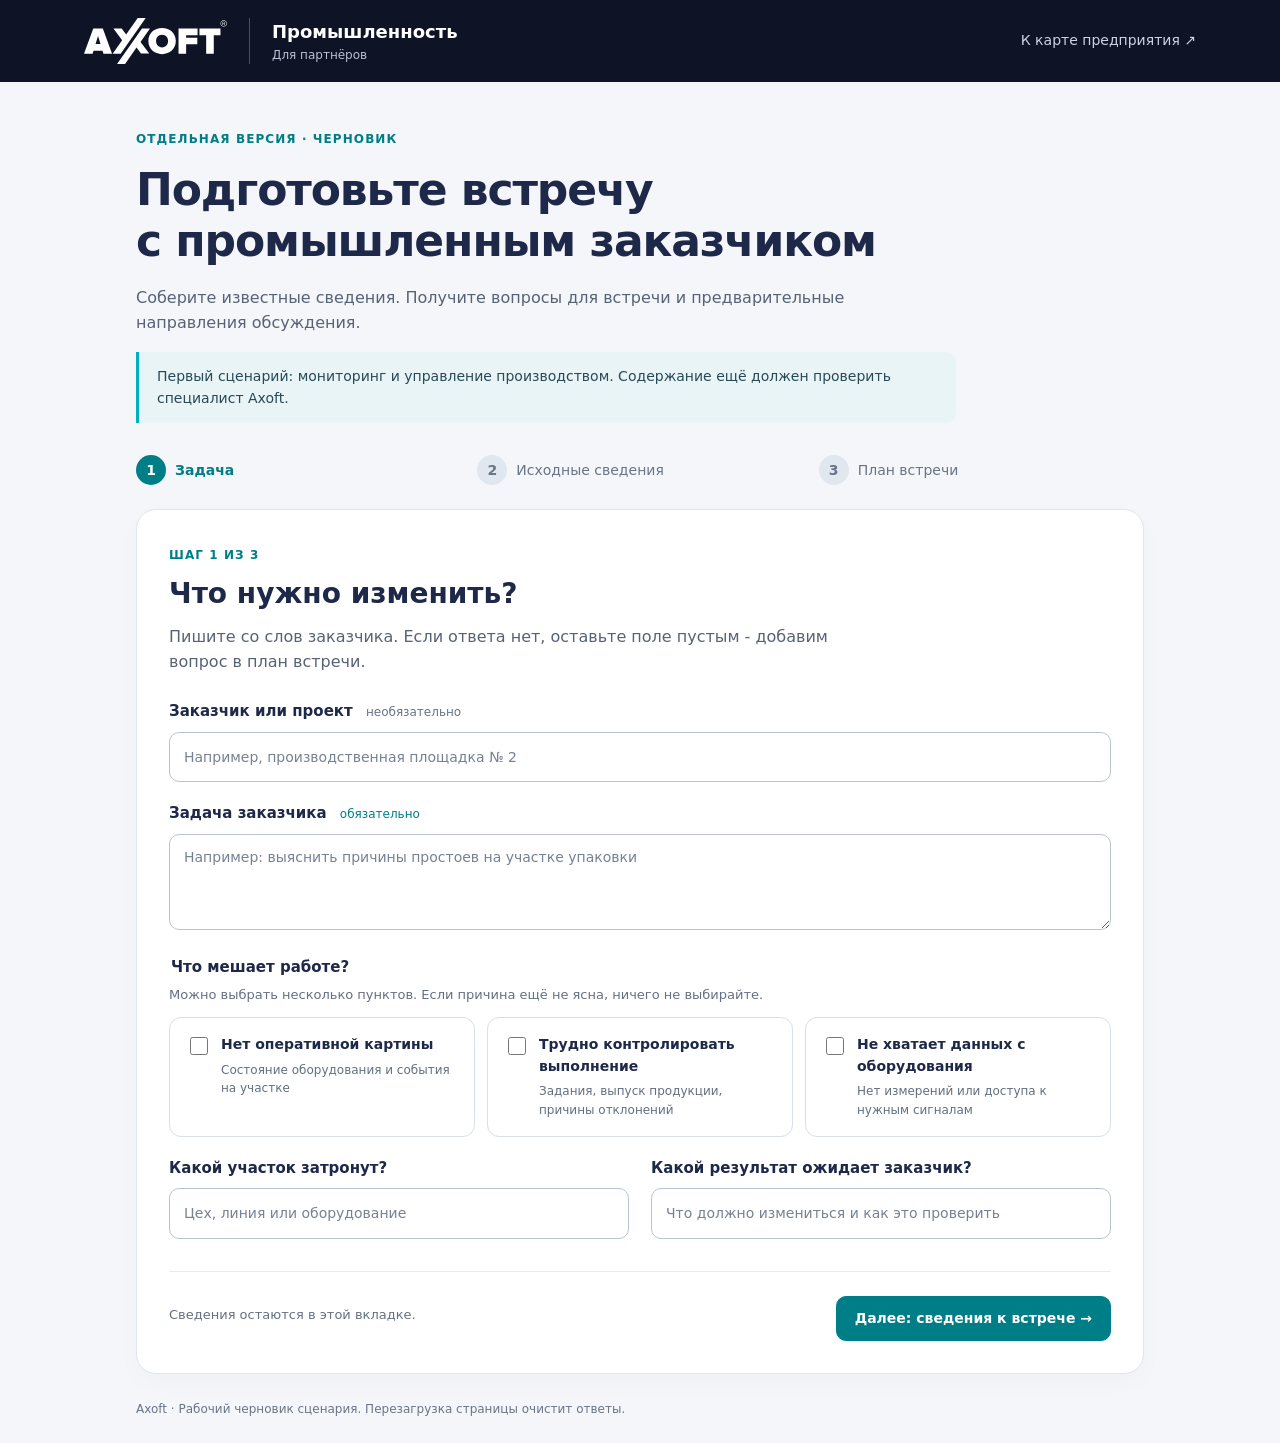
<file: meeting.html>
<!doctype html>
<html lang="ru"><head><meta charset="utf-8"><meta name="viewport" content="width=device-width,initial-scale=1"><title>Подготовка к встрече - Axoft</title><link rel="icon" href="favicon.svg"><link rel="stylesheet" href="meeting.css?v=2"><script src="meeting-model.js?v=2" defer></script><script src="meeting.js?v=2" defer></script></head>
<body><header><div class="header-inner"><a class="brand" href="index.html"><img src="assets/logo/logo-axoft-white.svg" alt="Axoft"><span>Промышленность<small>Для партнёров</small></span></a><a class="back-link" href="index.html">К карте предприятия ↗</a></div></header>
<main><div class="intro"><span class="eyebrow">ОТДЕЛЬНАЯ ВЕРСИЯ · ЧЕРНОВИК</span><h1>Подготовьте встречу<br>с промышленным заказчиком</h1><p>Соберите известные сведения. Получите вопросы для встречи и предварительные направления обсуждения.</p><div class="notice">Первый сценарий: мониторинг и управление производством. Содержание ещё должен проверить специалист Axoft.</div></div>
<ol class="steps" aria-label="Этапы подготовки"><li aria-current="step"><span>1</span> Задача</li><li><span>2</span> Исходные сведения</li><li><span>3</span> План встречи</li></ol>
<form id="meeting-form" novalidate>
<section class="panel" data-step="0" aria-labelledby="task-title"><div class="section-head"><span class="eyebrow">ШАГ 1 ИЗ 3</span><h2 id="task-title" tabindex="-1">Что нужно изменить?</h2><p>Пишите со слов заказчика. Если ответа нет, оставьте поле пустым - добавим вопрос в план встречи.</p></div>
<label for="customer">Заказчик или проект <span class="optional">необязательно</span></label><input id="customer" name="customer" maxlength="180" placeholder="Например, производственная площадка № 2">
<label for="task">Задача заказчика <span class="required">обязательно</span></label><textarea id="task" name="task" maxlength="2000" required aria-describedby="task-error" placeholder="Например: выяснить причины простоев на участке упаковки"></textarea><p id="task-error" class="error" hidden>Опишите задачу заказчика, чтобы подготовить план встречи.</p>
<fieldset><legend>Что мешает работе?</legend><p class="hint">Можно выбрать несколько пунктов. Если причина ещё не ясна, ничего не выбирайте.</p><div class="choices"><label><input type="checkbox" name="pains" value="visibility"><span><strong>Нет оперативной картины</strong><small>Состояние оборудования и события на участке</small></span></label><label><input type="checkbox" name="pains" value="execution"><span><strong>Трудно контролировать выполнение</strong><small>Задания, выпуск продукции, причины отклонений</small></span></label><label><input type="checkbox" name="pains" value="data"><span><strong>Не хватает данных с оборудования</strong><small>Нет измерений или доступа к нужным сигналам</small></span></label></div></fieldset>
<div class="two"><div><label for="scope">Какой участок затронут?</label><input id="scope" name="scope" maxlength="500" placeholder="Цех, линия или оборудование"></div><div><label for="goal">Какой результат ожидает заказчик?</label><input id="goal" name="goal" maxlength="500" placeholder="Что должно измениться и как это проверить"></div></div><div class="actions"><span class="hint">Сведения остаются в этой вкладке.</span><button type="button" id="next" class="primary">Далее: сведения к встрече →</button></div></section>
<section class="panel" data-step="1" aria-labelledby="context-title" hidden><div class="section-head"><span class="eyebrow">ШАГ 2 ИЗ 3</span><h2 id="context-title" tabindex="-1">Что уже известно?</h2><p>Все поля необязательны. Недостающие сведения станут вопросами для заказчика.</p></div>
<label for="systems">Какие системы и оборудование уже используются?</label><textarea id="systems" name="systems" maxlength="2000" placeholder="Системы управления, учёта, оборудование. Укажите только известное."></textarea>
<fieldset><legend>Есть ли доступ к данным оборудования?</legend><div class="radios"><label><input type="radio" name="dataAccess" value="unknown" checked> Пока неизвестно</label><label><input type="radio" name="dataAccess" value="yes"> Заказчик сообщил, что доступ есть</label><label><input type="radio" name="dataAccess" value="no"> Заказчик сообщил, что доступа нет</label></div></fieldset>
<label for="dataNotes">Что известно о данных?</label><textarea id="dataNotes" name="dataNotes" maxlength="1500" placeholder="Какие сигналы нужны, где хранятся, кто может предоставить доступ"></textarea>
<div class="two"><div><label for="constraints">Ограничения внедрения</label><textarea id="constraints" name="constraints" maxlength="1500" placeholder="Остановка производства, безопасность, размещение систем"></textarea></div><div><label for="people">Кто участвует в решении?</label><textarea id="people" name="people" maxlength="1000" placeholder="Кто отвечает за производство, автоматизацию и IT"></textarea></div></div>
<label for="timing">Что известно о сроках и ресурсах?</label><input id="timing" name="timing" maxlength="500" placeholder="Если обсуждались - сроки, бюджет или порядок их согласования">
<div class="actions"><button type="button" id="previous" class="secondary">← Назад</button><button type="submit" class="primary">Сформировать план встречи →</button></div></section>
</form>
<section id="result" class="panel" data-step="2" aria-labelledby="result-title" hidden><div class="section-head"><span class="eyebrow">ШАГ 3 ИЗ 3</span><h2 id="result-title" tabindex="-1">План встречи</h2><p>Это подготовка к разговору, а не подбор готового продукта. Направления ниже - гипотезы для проверки.</p></div><div class="result-actions"><button id="edit" class="secondary">← Изменить ответы</button><button id="download" class="primary">Скачать план .txt</button><button id="print" class="secondary">Печать / PDF</button></div><div id="result-body"></div><div class="notice">Данные не отправлены в Axoft. Сохраните документ и передайте его специалисту по согласованному с вами каналу. Ответственный за проверку пока не назначен.</div><p id="status" role="status"></p></section>
<footer>Axoft · Рабочий черновик сценария. Перезагрузка страницы очистит ответы.</footer></main></body></html>
</file>
<file: meeting.css>
@font-face{font-family:Roboto;src:local("Roboto");font-display:swap}*{box-sizing:border-box}body{margin:0;background:#f4f6f9;color:#1e2849;font:16px/1.55 Roboto,system-ui,sans-serif}header{background:#0e1425;color:white}.header-inner{max-width:1160px;margin:auto;padding:18px 24px;display:flex;align-items:center;justify-content:space-between;gap:24px}.brand{display:flex;gap:22px;align-items:center;color:white;text-decoration:none}.brand img{width:143px;height:auto}.brand span{border-left:1px solid #ffffff40;padding-left:22px;font-size:18px;font-weight:600}.brand small{display:block;font-size:12px;font-weight:400;color:#b8c2d4}.back-link{color:#cbd4e3;text-decoration:none;font-size:14px}main{max-width:1056px;margin:auto;padding:44px 24px 24px}.intro{max-width:820px}.eyebrow{font-size:12px;letter-spacing:.09em;font-weight:700;color:#007e88}h1{font-size:clamp(28px,4vw,44px);line-height:1.15;letter-spacing:-.025em;margin:14px 0 20px}h2{font-size:28px;line-height:1.2;margin:10px 0 14px}h3{font-size:19px;margin:0 0 12px}p{margin:0 0 16px;color:#586277}.notice{padding:14px 18px;background:#e8f4f5;border-left:3px solid #00b0bd;color:#294955;font-size:14px;border-radius:0 10px 10px 0}.steps{display:flex;gap:16px;list-style:none;padding:0;margin:32px 0 24px}.steps li{display:flex;align-items:center;gap:9px;flex:1;color:#697487;font-size:14px}.steps span{display:grid;place-items:center;width:30px;height:30px;border-radius:50%;background:#e1e7ef;flex-shrink:0;font-weight:700}.steps [aria-current]{font-weight:700;color:#007e88}.steps [aria-current] span{color:white;background:#007e88}.panel{background:white;border:1px solid #e0e5ee;border-radius:20px;padding:32px;box-shadow:0 8px 24px #1e284906}.section-head{margin-bottom:26px}.section-head p{max-width:720px}label,legend{font-size:15px;font-weight:600}label{display:block;margin:20px 0 8px}input[type=text],input:not([type]),textarea{display:block;width:100%;padding:12px 14px;border:1px solid #b9c4d3;border-radius:10px;color:#1e2849;background:white;font:inherit}textarea{resize:vertical;min-height:96px}input::placeholder,textarea::placeholder{color:#778194;font-size:14px}input[type=checkbox],input[type=radio]{accent-color:#007e88;width:18px;height:18px;flex-shrink:0}.optional,.required{font-weight:400;font-size:12px;color:#667487;margin-left:8px}.required{color:#007e88}fieldset{margin:26px 0 0;border:0;padding:0}.hint{font-size:13px;color:#637085;margin:6px 0 12px}.choices{display:grid;grid-template-columns:repeat(3,1fr);gap:12px}.choices label{display:flex;align-items:flex-start;gap:10px;margin:0;padding:16px;border:1px solid #d7dfe8;border-radius:12px;cursor:pointer}.choices label:has(:checked){border-color:#007e88;background:#edf8f8}.choices strong{font-size:14px;display:block}.choices small{display:block;color:#626f82;font-size:12px;font-weight:400;margin-top:5px}.radios{display:flex;flex-wrap:wrap;gap:10px 22px}.radios label{display:flex;align-items:center;gap:8px;font-weight:400;margin:12px 0}.two{display:grid;grid-template-columns:1fr 1fr;gap:22px}.actions{margin-top:32px;display:flex;justify-content:space-between;align-items:center;gap:18px;border-top:1px solid #e6ebf1;padding-top:24px}button{font:600 14px/1.4 Roboto,system-ui;border-radius:10px;padding:12px 18px;cursor:pointer;min-height:44px}.primary{background:#007e88;border:1px solid #007e88;color:white}.primary:hover{background:#006a74}.secondary{background:white;border:1px solid #b7c3d3;color:#1e2849}.secondary:hover{background:#f0f5f9}:focus-visible{outline:3px solid #00adef;outline-offset:3px}[hidden]{display:none!important}.error{font-size:14px;color:#a72727;margin-top:8px}.result-actions{display:flex;gap:12px;flex-wrap:wrap;margin:22px 0 30px}.summary-block{border-top:1px solid #e3e9f0;padding:24px 0;break-inside:avoid}.summary-block dl{display:grid;grid-template-columns:190px 1fr;gap:10px 18px;margin:0}.summary-block dt{color:#626f82;font-size:14px}.summary-block dd{margin:0;white-space:pre-wrap;overflow-wrap:anywhere}.summary-block li{margin-bottom:10px}.direction{background:#f5f8fb;border-radius:12px;padding:18px;margin:12px 0}.direction p:last-child{margin-bottom:0}.direction h4{margin:0 0 8px;font-size:16px}.direction strong{color:#1e2849}.empty{color:#697487}footer{font-size:12px;color:#697487;margin-top:26px}#status{margin-top:12px;font-size:14px}@media(max-width:700px){main{padding:28px 16px}.header-inner{padding:14px 16px}.brand img{width:104px}.brand{gap:12px}.brand span{padding-left:12px;font-size:14px}.back-link{max-width:100px;text-align:right;font-size:12px}h1 br{display:none}.panel{padding:22px 18px}.choices,.two{grid-template-columns:1fr}.two{gap:0}.steps{gap:6px}.steps li{font-size:12px;align-items:flex-start}.steps span{width:24px;height:24px}.actions{flex-wrap:wrap}.actions .primary{width:100%}.summary-block dl{grid-template-columns:1fr;gap:4px}.summary-block dd{margin-bottom:12px}.result-actions button{flex:1}h2{font-size:24px}}@media print{body{background:white;font-size:12px}header,.intro,.steps,form,.result-actions,footer,#status{display:none!important}main{max-width:none;padding:0}.panel{border:0;box-shadow:none;padding:0}h2{font-size:24px}.notice{background:white;border:1px solid #aaa}.direction{border:1px solid #ddd}.summary-block{padding:12px 0}.summary-block dl{grid-template-columns:150px 1fr}}
.candidate-group{border:1px solid #dfe6ef;border-radius:12px;padding:18px;margin:18px 0;break-inside:avoid}.candidate-group h4{margin:0 0 8px;font-size:17px}.candidate-list{padding:0;list-style:none;margin:0}.candidate-list li{display:flex;justify-content:space-between;align-items:baseline;gap:12px;padding:10px 0;border-top:1px solid #e7edf3;margin:0;overflow-wrap:anywhere}.candidate-list strong{font-size:15px;font-weight:500}.candidate-status{font-size:12px;color:#667487;flex-shrink:0}button:disabled{opacity:.65;cursor:wait}.summary-block a{color:#007e88}@media(max-width:700px){.candidate-list li{flex-direction:column;gap:2px}}
</file>
